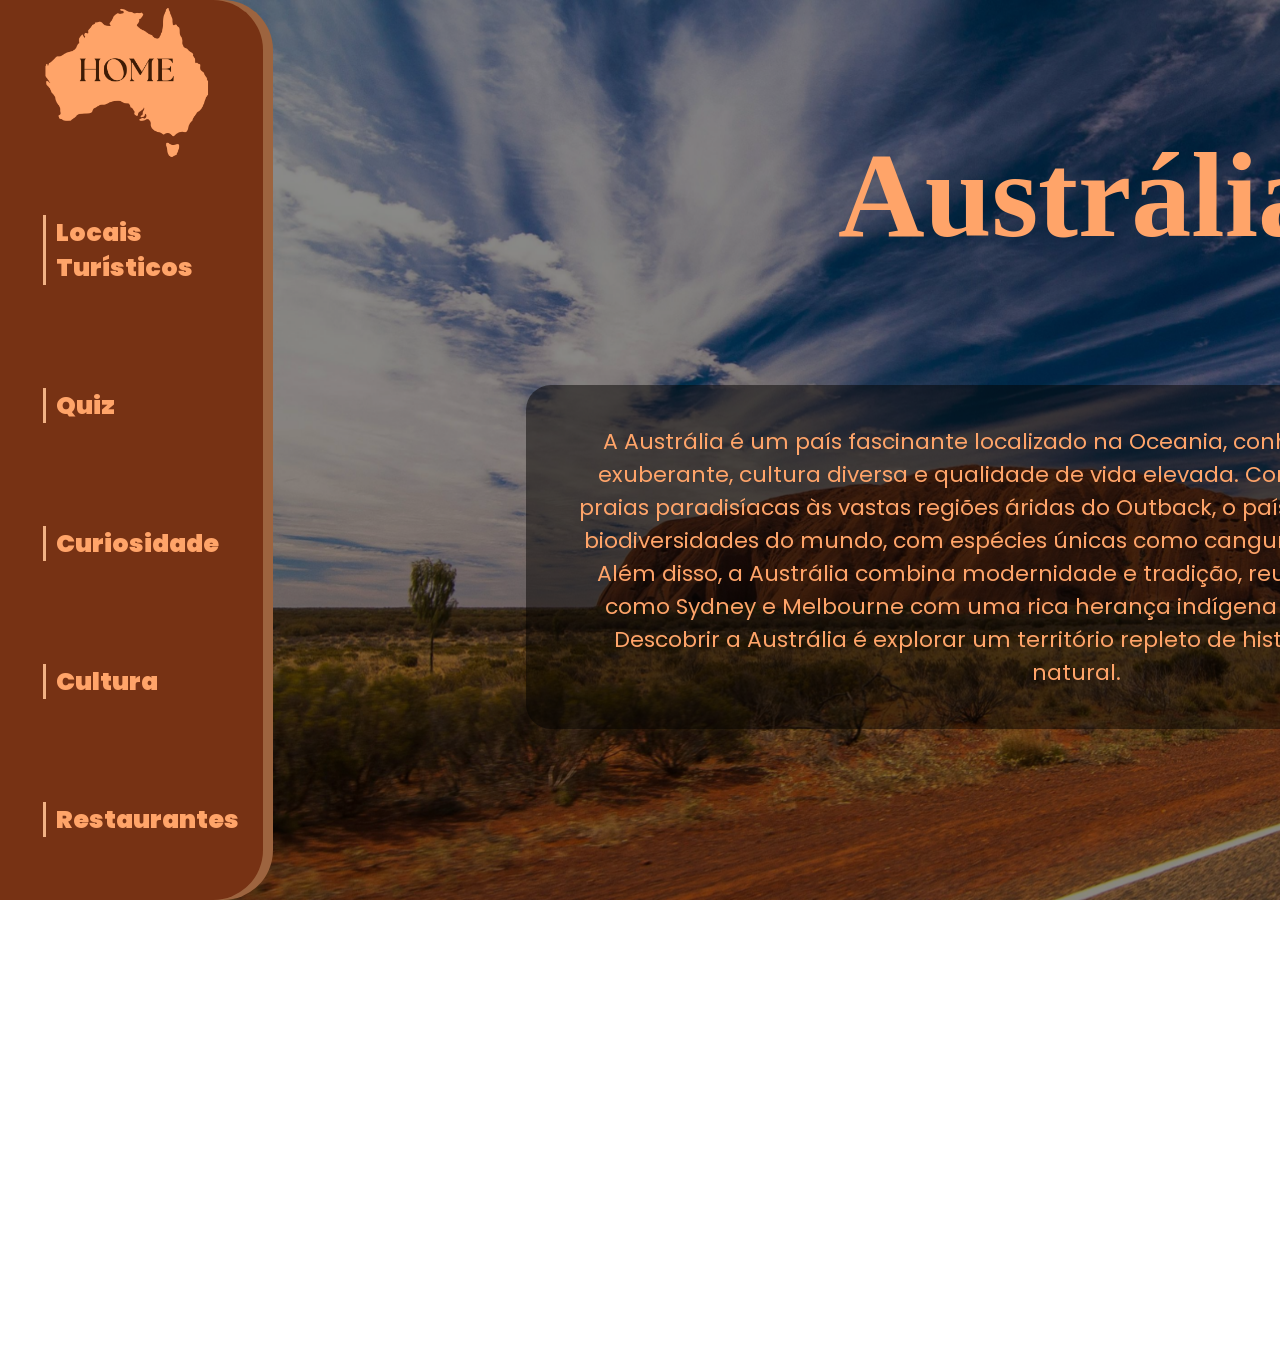
<file: index.html>
<!DOCTYPE html>
<html lang="pt-BR">
<head>
    <meta charset="UTF-8">
    <meta name="viewport" content="width=device-width, initial-scale=1.0">
    <meta http-equiv="refresh" content="0; url=home.html">
    <title>Austrália</title>
</head>
<body>
</body>
</html>
</file>
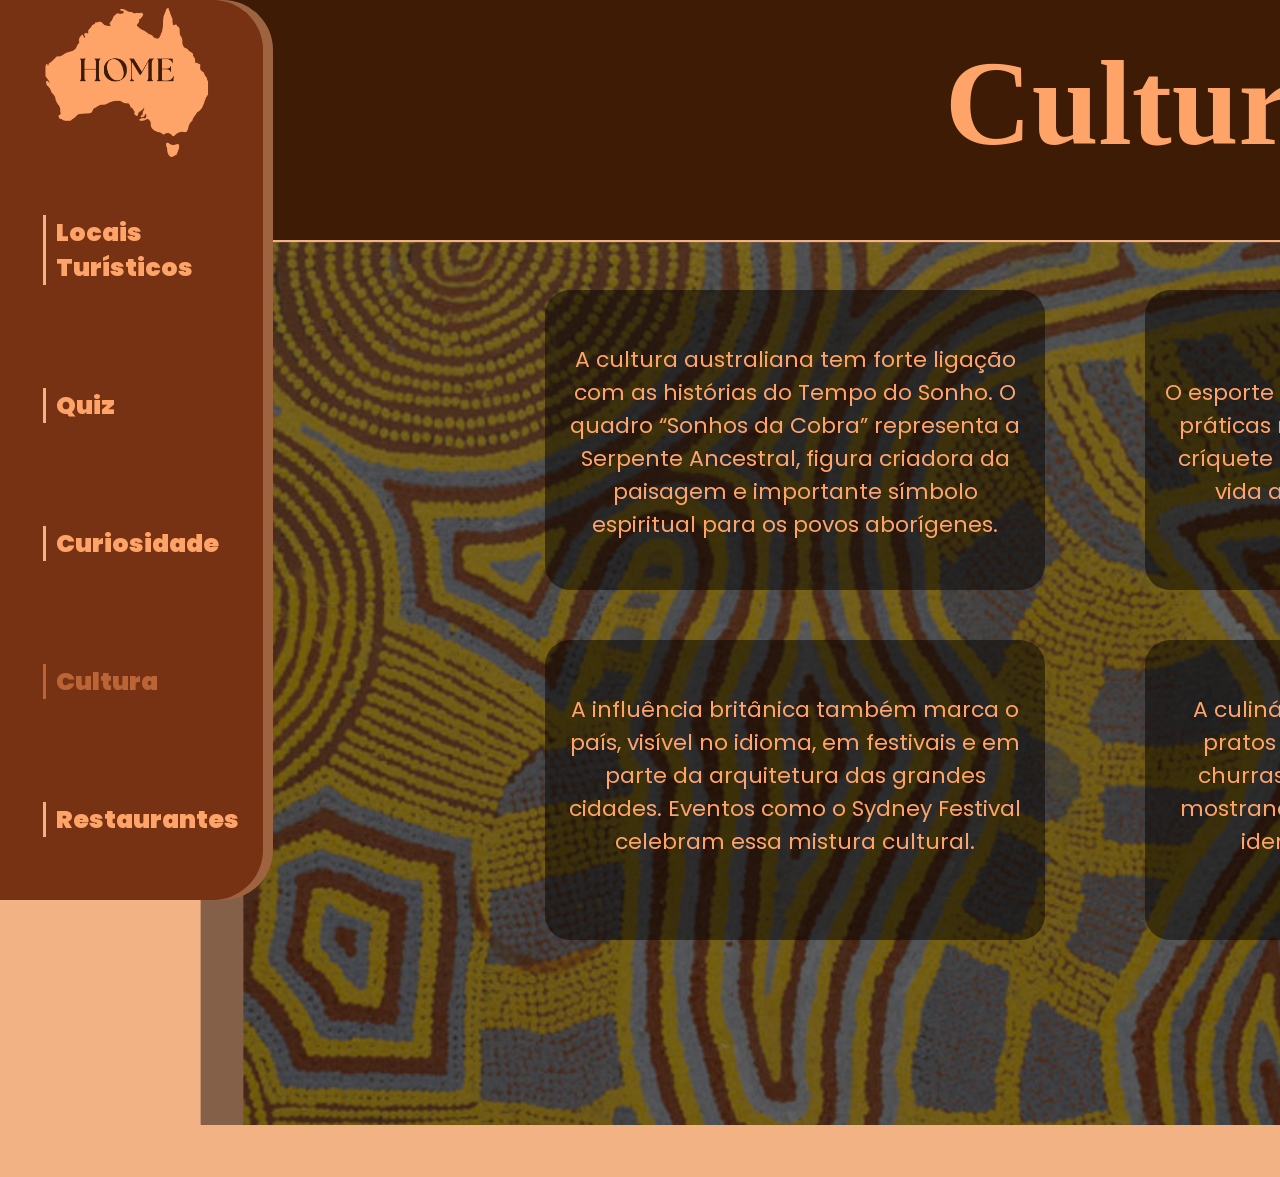
<file: cultura.html>
<!DOCTYPE html>
<html lang="pt-br">
<head>
    <meta charset="UTF-8">
    <meta name="viewport" content="width=device-width, initial-scale=1.0">
    <title>locais</title>
    <link rel="stylesheet" href="cultura.css">
    <link rel="shortcut icon" href="./Assets/Flag_of_Australia_(converted).svg.png">
    <link rel="preconnect" href="https://fonts.googleapis.com">
    <link rel="preconnect" href="https://fonts.gstatic.com" crossorigin>
    <link href="https://fonts.googleapis.com/css2?family=Lora:ital,wght@0,400..700;1,400..700&family=Open+Sans:ital,wght@0,300..800;1,300..800&family=Outfit:wght@100..900&family=Poppins:ital,wght@0,100;0,200;0,300;0,400;0,500;0,600;0,700;0,800;0,900;1,100;1,200;1,300;1,400;1,500;1,600;1,700;1,800;1,900&family=Roboto:ital,wght@0,100..900;1,100..900&display=swap" rel="stylesheet">
</head>
<body>
    
    <div id="sidebar-maior">
        <div id="sidebar-menor">
            <div id="header-container">
                <header>
                    <nav>
                        
                        <a href="home.html">
                            <img id="logo" src="./Assets/Home.png" alt="Descrição da imagem">
                        </a>

                        <ul>
                            <li>
                                <a id="lo" href="locais.html">Locais</a><br><a id="ca" href="locais.html">Turísticos</a>
                            </li>

                            <li>
                                <a id="qu" href="quiz.html">Quiz</a>
                            </li>

                            <li>
                                <a id="cu" href="curiosidades.html">Curiosidade</a>
                            </li>

                            <li>
                                <a id="cul" href="cultura.html">Cultura</a>
                            </li>

                            <li>
                                <a href="restaurantes.html">Restaurantes</a>
                            </li>
                        </ul>
                    </nav>
                </header>
            </div>
        </div>
    </div>
    <div id="faixa">
        <h1>Cultura</h1>
    </div>

    <section>
        <img id="background" src="./Assets/background5.png" alt="">
    </section>

    
        
        <div id="fundo2">
            <p><br>A cultura australiana tem forte ligação com as histórias do Tempo do Sonho. O quadro “Sonhos da Cobra” representa a Serpente Ancestral, figura criadora da paisagem e importante símbolo espiritual para os povos aborígenes.
            </p>
        
         
            <p><br><br>O esporte é outro grande destaque, com práticas muito populares como rugby, críquete e surfe, reforçando o estilo de vida ao ar livre dos australianos.
</p>            

        </div>
        <div id="fundo3">
        
       
            <p><br>A influência britânica também marca o país, visível no idioma, em festivais e em parte da arquitetura das grandes cidades. Eventos como o Sydney Festival celebram essa mistura cultural.
</p>
        
        
            <p><br>A culinária é multicultural, reunindo pratos como meat pie, lamington, churrascos e muitos frutos do mar, mostrando a diversidade que forma a identidade cultural do país.

</p>
        </div>
    
</body>
</html>
</file>
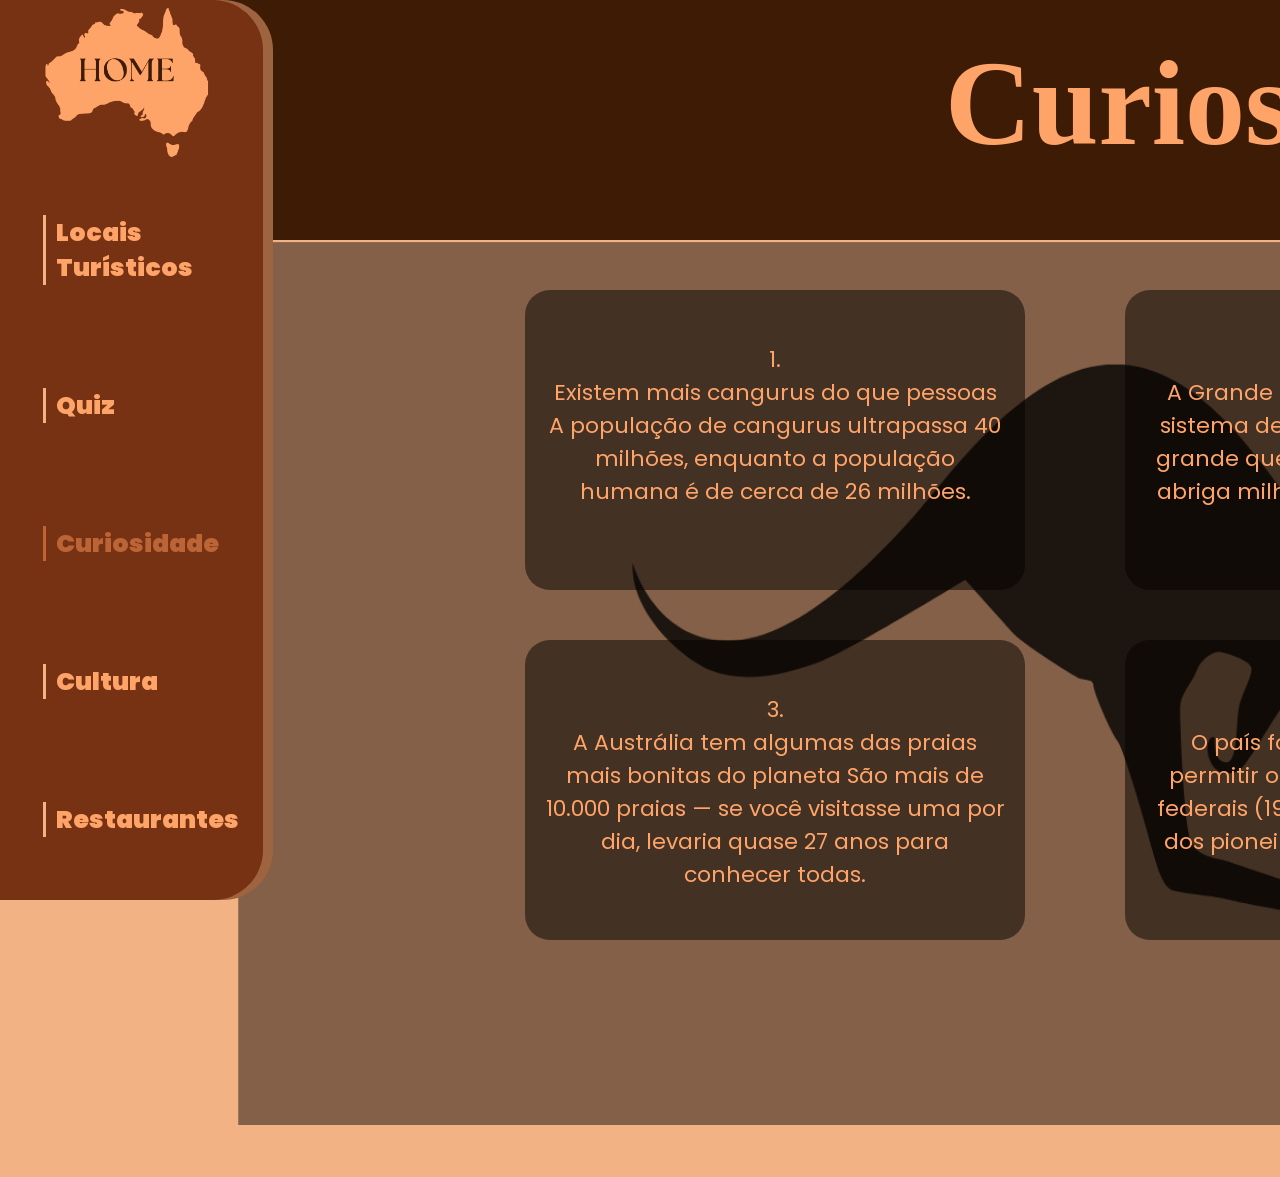
<file: curiosidades.html>
<!DOCTYPE html>
<html lang="pt-br">
<head>
    <meta charset="UTF-8">
    <meta name="viewport" content="width=device-width, initial-scale=1.0">
    <title>locais</title>
    <link rel="stylesheet" href="curiosidades.css">
    <link rel="shortcut icon" href="./Assets/Flag_of_Australia_(converted).svg.png">
    <link rel="preconnect" href="https://fonts.googleapis.com">
    <link rel="preconnect" href="https://fonts.gstatic.com" crossorigin>
    <link href="https://fonts.googleapis.com/css2?family=Lora:ital,wght@0,400..700;1,400..700&family=Open+Sans:ital,wght@0,300..800;1,300..800&family=Outfit:wght@100..900&family=Poppins:ital,wght@0,100;0,200;0,300;0,400;0,500;0,600;0,700;0,800;0,900;1,100;1,200;1,300;1,400;1,500;1,600;1,700;1,800;1,900&family=Roboto:ital,wght@0,100..900;1,100..900&display=swap" rel="stylesheet">
</head>
<body>
    
    <div id="sidebar-maior">
        <div id="sidebar-menor">
            <div id="header-container">
                <header>
                    <nav>
                        
                        <a href="home.html">
                            <img id="logo" src="./Assets/Home.png" alt="Descrição da imagem">
                        </a>

                        <ul>
                            <li>
                                <a id="lo" href="locais.html">Locais</a><br><a id="ca"href="Locais.html">Turísticos</a>
                            </li>

                            <li>
                                <a id="qu" href="quiz.html">Quiz</a>
                            </li>

                            <li>
                                <a id="cu" href="curiosidade.html">Curiosidade</a>
                            </li>

                            <li>
                                <a href="cultura.html">Cultura</a>
                            </li>

                            <li>
                                <a href="restaurantes.html">Restaurantes</a>
                            </li>
                        </ul>
                    </nav>
                </header>
            </div>
        </div>
    </div>
    <div id="faixa">
        <h1>Curiosidades</h1>
    </div>

    <section>
        <img id="background" src="./Assets/background4.png" alt="">
    </section>

    
        
        <div id="fundo2">
            <p><br>1. <br>Existem mais cangurus do que pessoas
A população de cangurus ultrapassa 40 milhões, enquanto a população humana é de cerca de 26 milhões.

            </p>
        
         
            <p><br>2. <br> A Grande Barreira de Coral é o maior sistema de recifes do mundo
Ela é tão grande que pode ser vista do espaço e abriga milhares de espécies marinhas.
</p>            

        </div>
        <div id="fundo3">
        
       
            <p><br>3.<br> A Austrália tem algumas das praias mais bonitas do planeta
São mais de 10.000 praias — se você visitasse uma por dia, levaria quase 27 anos para conhecer todas.
</p>
        
        
            <p><br>4. <br>O país foi o primeiro do mundo a permitir o voto feminino em eleições federais (1902)
Isso fez da Austrália um dos pioneiros na participação política das mulheres.

</p>
        </div>
    
</body>
</html>
</file>
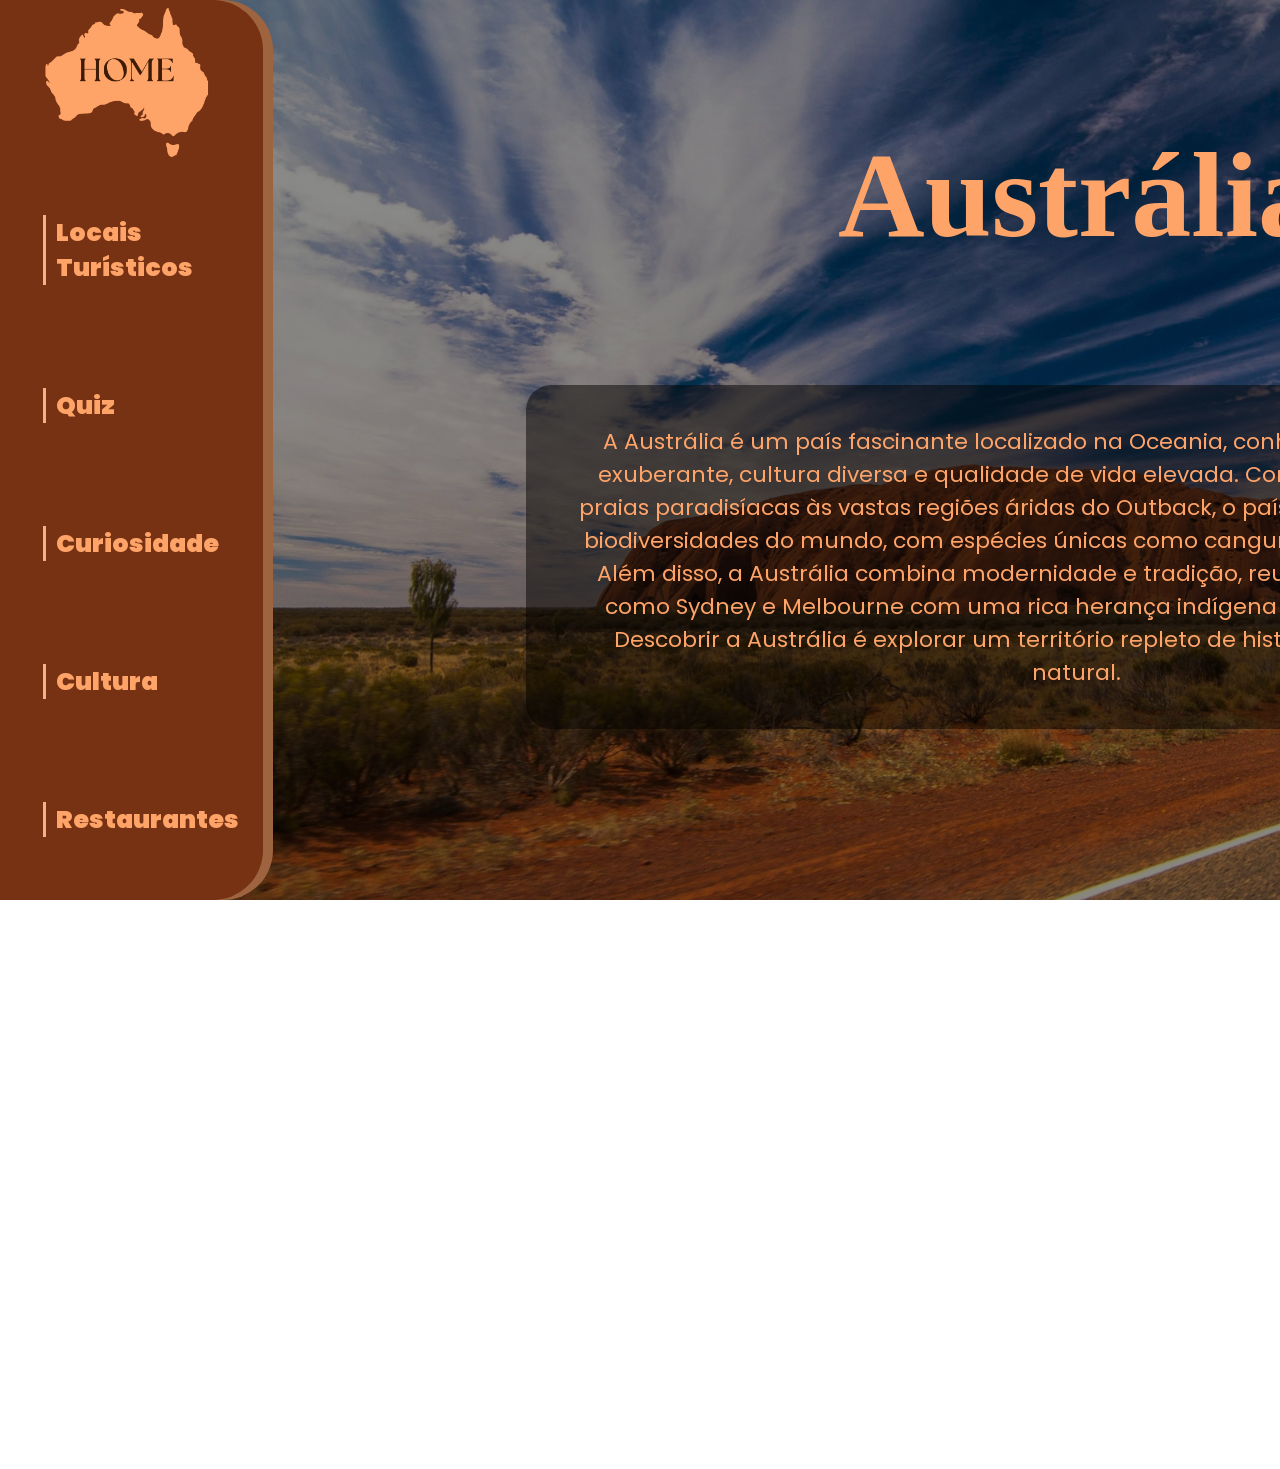
<file: home.html>
<!DOCTYPE html>
<html lang="pt-br">
<head>
    <meta charset="UTF-8">
    <meta name="viewport" content="width=device-width, initial-scale=1.0">
    <title>Australia</title>
    <link rel="shortcut icon" href="./Assets/Flag_of_Australia_(converted).svg.png">
    <link rel="stylesheet" href="home.css">
    <link rel="preconnect" href="https://fonts.googleapis.com">
    <link rel="preconnect" href="https://fonts.gstatic.com" crossorigin>
    <link href="https://fonts.googleapis.com/css2?family=Lora:ital,wght@0,400..700;1,400..700&family=Open+Sans:ital,wght@0,300..800;1,300..800&family=Outfit:wght@100..900&family=Poppins:ital,wght@0,100;0,200;0,300;0,400;0,500;0,600;0,700;0,800;0,900;1,100;1,200;1,300;1,400;1,500;1,600;1,700;1,800;1,900&family=Roboto:ital,wght@0,100..900;1,100..900&display=swap" rel="stylesheet">
</head>
<body>
    
    <div id="sidebar-maior">
        <div id="sidebar-menor">
            <div id="header-container">
                <header>
                    <nav>
                        <a href="home.html">
                            <img id="logo" src="./Assets/Home.png" alt="Descrição da imagem">
                        </a>

                        <ul>
                            <li>
                                <a id="lo" href="Locais.html">Locais</a><br><a href="Locais.html">Turísticos</a>
                            </li>

                            <li>
                                <a href="Quiz.html">Quiz</a>
                            </li>

                            <li>
                                <a href="Curiosidade.html">Curiosidade</a>
                            </li>

                            <li>
                                <a href="Cultura.html">Cultura</a>
                            </li>

                            <li>
                                <a href="Restaurantes.html">Restaurantes</a>
                            </li>
                        </ul>
                    </nav>
                </header>
            </div>
        </div>
    </div>
    

    <section>
        <img id="background" src="./Assets/imagem de fundo.png" alt="">
    </section>

    <h1>Austrália</h1>

    <div id="fundo-texto">
        <p>A Austrália é um país fascinante localizado na Oceania, conhecido por sua natureza exuberante, cultura diversa e qualidade de vida elevada. Com paisagens que vão de praias paradisíacas às vastas regiões áridas do Outback, o país abriga uma das maiores biodiversidades do mundo, com espécies únicas como cangurus, coalas e ornitorrincos. Além disso, a Austrália combina modernidade e tradição, reunindo cidades vibrantes como Sydney e Melbourne com uma rica herança indígena de mais de 60 mil anos. Descobrir a Austrália é explorar um território repleto de história, aventura e beleza natural.</p>
    </div>
</body>
</html>
</file>
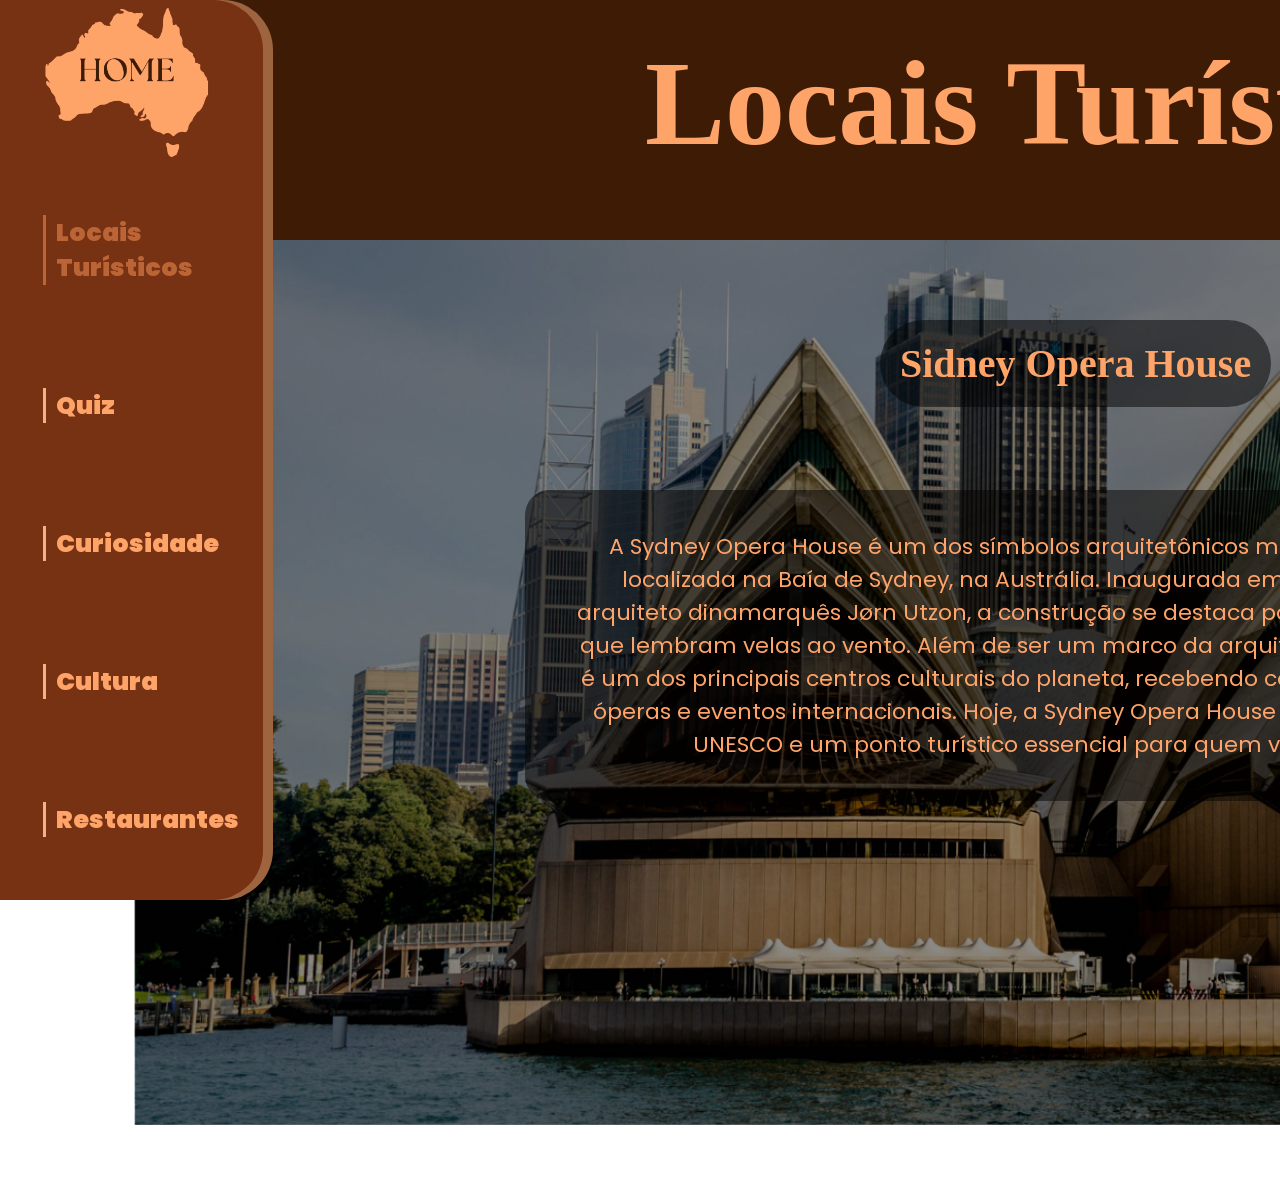
<file: locais.html>
<!DOCTYPE html>
<html lang="pt-br">
<head>
    <meta charset="UTF-8">
    <meta name="viewport" content="width=device-width, initial-scale=1.0">
    <title>locais</title>
    <link rel="stylesheet" href="locais.css">
    <link rel="shortcut icon" href="./Assets/Flag_of_Australia_(converted).svg.png">
    <link rel="preconnect" href="https://fonts.googleapis.com">
    <link rel="preconnect" href="https://fonts.gstatic.com" crossorigin>
    <link href="https://fonts.googleapis.com/css2?family=Lora:ital,wght@0,400..700;1,400..700&family=Open+Sans:ital,wght@0,300..800;1,300..800&family=Outfit:wght@100..900&family=Poppins:ital,wght@0,100;0,200;0,300;0,400;0,500;0,600;0,700;0,800;0,900;1,100;1,200;1,300;1,400;1,500;1,600;1,700;1,800;1,900&family=Roboto:ital,wght@0,100..900;1,100..900&display=swap" rel="stylesheet">
</head>
<body>
    
    <div id="sidebar-maior">
        <div id="sidebar-menor">
            <div id="header-container">
                <header>
                    <nav>
                        
                        <a href="home.html">
                            <img id="logo" src="./Assets/Home.png" alt="Descrição da imagem">
                        </a>

                        <ul>
                            <li>
                                <a id="lo" href="locais.html">Locais</a><br><a id="ca"href="locais.html">Turísticos</a>
                            </li>

                            <li>
                                <a href="quiz.html">Quiz</a>
                            </li>

                            <li>
                                <a href="curiosidades.html">Curiosidade</a>
                            </li>

                            <li>
                                <a href="cultura.html">Cultura</a>
                            </li>

                            <li>
                                <a href="restaurantes.html">Restaurantes</a>
                            </li>
                        </ul>
                    </nav>
                </header>
            </div>
        </div>
    </div>
    <div id="faixa">
        <h1>Locais Turísticos</h1>
    </div>

    <section>
        <img id="background" src="./Assets/background2.png" alt="">
    </section>

    
        <div id="fundo3">
            <h2>Sidney Opera House</h2>
        </div>
        <div id="fundo2">
            <p>A Sydney Opera House é um dos símbolos arquitetônicos mais famosos do mundo, localizada na Baía de Sydney, na Austrália. Inaugurada em 1973 e projetada pelo arquiteto dinamarquês Jørn Utzon, a construção se destaca por suas “conchas” brancas que lembram velas ao vento. Além de ser um marco da arquitetura moderna, o edifício é um dos principais centros culturais do planeta, recebendo concertos, peças de teatro, óperas e eventos internacionais. Hoje, a Sydney Opera House é Patrimônio Mundial da UNESCO e um ponto turístico essencial para quem visita a Austrália.</p>
        </div>
    
</body>
</html>
</file>
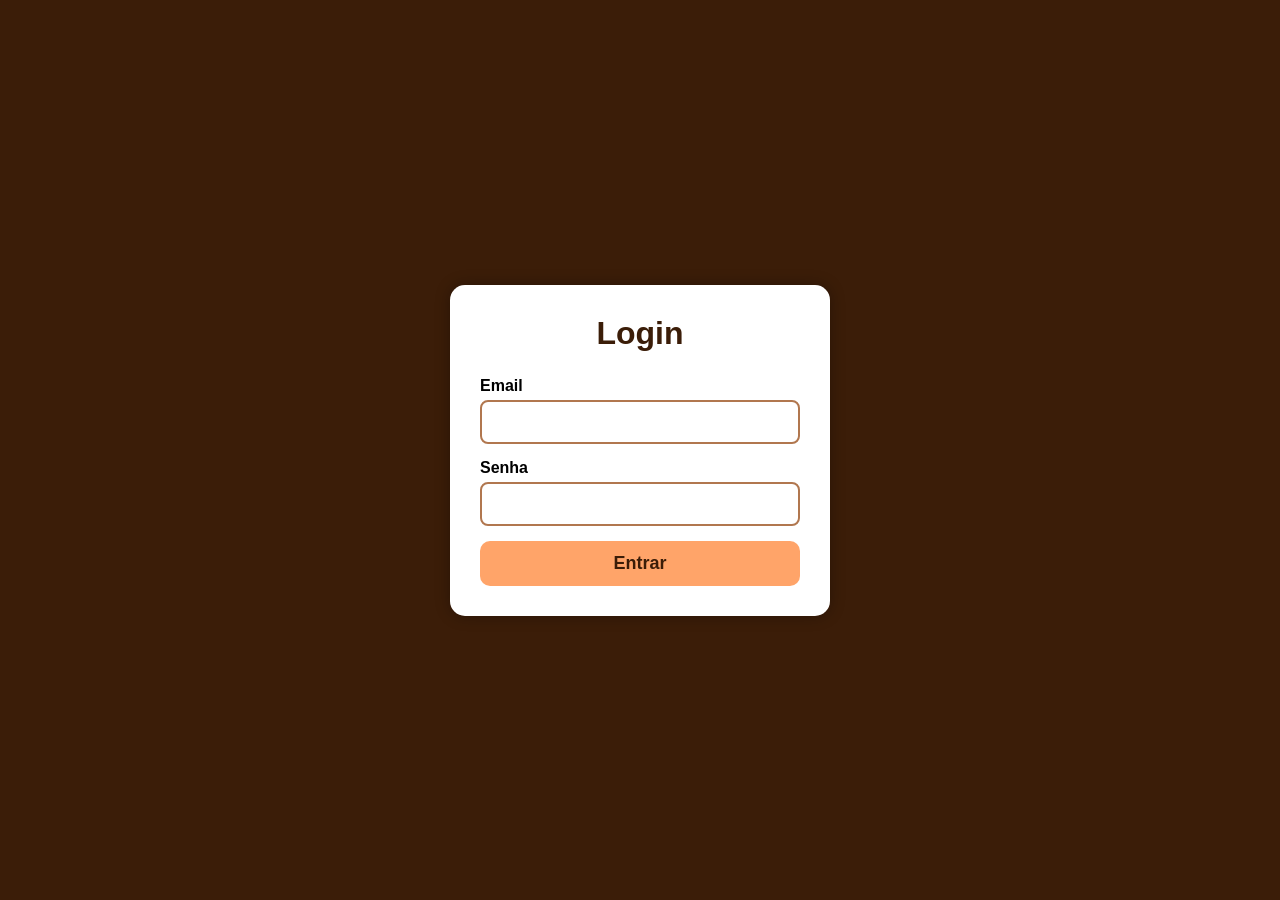
<file: login.html>
<!DOCTYPE html>
<html lang="pt-br">
<head>
    <meta charset="UTF-8">
    <meta name="viewport" content="width=device-width, initial-scale=1.0">
    <title>Login</title>
    <link rel="stylesheet" href="./login.css">
</head>
<body>

    <div class="container">
        <h1>Login</h1>

        <form>
            <div class="input-box">
                <label for="email">Email</label>
                <input type="email" id="email" required>
            </div>

            <div class="input-box">
                <label for="senha">Senha</label>
                <input type="password" id="senha" required>
            </div>

            <button type="button" class="btn"><a href="home.html">Entrar</a></button>
        </form>

    </div>

</body>
</html>
</file>
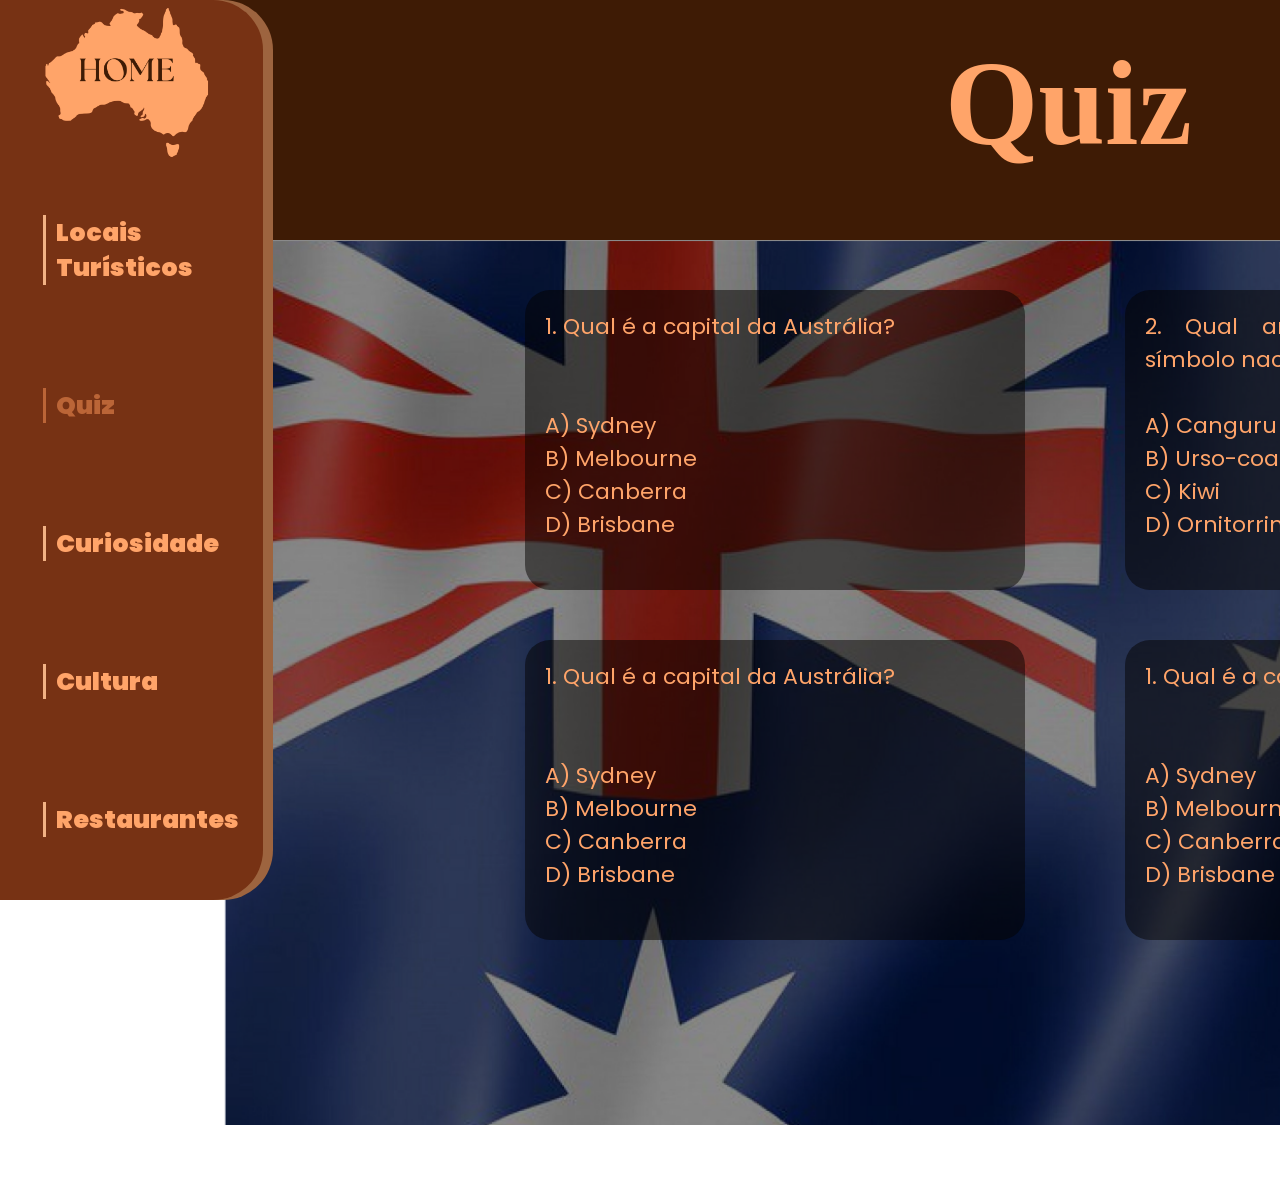
<file: quiz.html>
<!DOCTYPE html>
<html lang="pt-br">
<head>
    <meta charset="UTF-8">
    <meta name="viewport" content="width=device-width, initial-scale=1.0">
    <title>locais</title>
    <link rel="stylesheet" href="quiz.css">
    <link rel="shortcut icon" href="./Assets/Flag_of_Australia_(converted).svg.png">
    <link rel="preconnect" href="https://fonts.googleapis.com">
    <link rel="preconnect" href="https://fonts.gstatic.com" crossorigin>
    <link href="https://fonts.googleapis.com/css2?family=Lora:ital,wght@0,400..700;1,400..700&family=Open+Sans:ital,wght@0,300..800;1,300..800&family=Outfit:wght@100..900&family=Poppins:ital,wght@0,100;0,200;0,300;0,400;0,500;0,600;0,700;0,800;0,900;1,100;1,200;1,300;1,400;1,500;1,600;1,700;1,800;1,900&family=Roboto:ital,wght@0,100..900;1,100..900&display=swap" rel="stylesheet">
</head>
<body>
    
    <div id="sidebar-maior">
        <div id="sidebar-menor">
            <div id="header-container">
                <header>
                    <nav>
                        
                        <a href="home.html">
                            <img id="logo" src="./Assets/Home.png" alt="Descrição da imagem">
                        </a>

                        <ul>
                            <li>
                                <a id="lo" href="locais.html">Locais</a><br><a id="ca"href="locais.html">Turísticos</a>
                            </li>

                            <li>
                                <a id="qu" href="quiz.html">Quiz</a>
                            </li>

                            <li>
                                <a  href="curiosidades.html">Curiosidade</a>
                            </li>

                            <li>
                                <a href="cultura.html">Cultura</a>
                            </li>

                            <li>
                                <a href="restaurantes.html">Restaurantes</a>
                            </li>
                        </ul>
                    </nav>
                </header>
            </div>
        </div>
    </div>
    <div id="faixa">
        <h1>Quiz</h1>
    </div>

    <section>
        <img id="background" src="./Assets/background3.png" alt="">
    </section>

    
        
        <div id="fundo2">
            <p>1. Qual é a capital da Austrália?<br>
                <br>
                <br>
            A) Sydney<br>
            B) Melbourne<br>
            C) Canberra<br>
            D) Brisbane
            </p>
        
         
            <p>2. Qual animal é considerado um símbolo nacional do país?<br>
                <br>
 A) Canguru<br>
 B) Urso-coala<br>
 C) Kiwi<br>
 D) Ornitorrinco

</p>            

        </div>
        <div id="fundo3">
        
       
            <p>1. Qual é a capital da Austrália?<br>
                <br>
                <br>
 A) Sydney<br>
 B) Melbourne<br>
 C) Canberra<br>
 D) Brisbane
</p>
        
        
            <p>1. Qual é a capital da Austrália?<br>
                <br>
                <br>
 A) Sydney<br>
 B) Melbourne<br>
 C) Canberra<br>
 D) Brisbane
</p>
        </div>
    
</body>
</html>
</file>
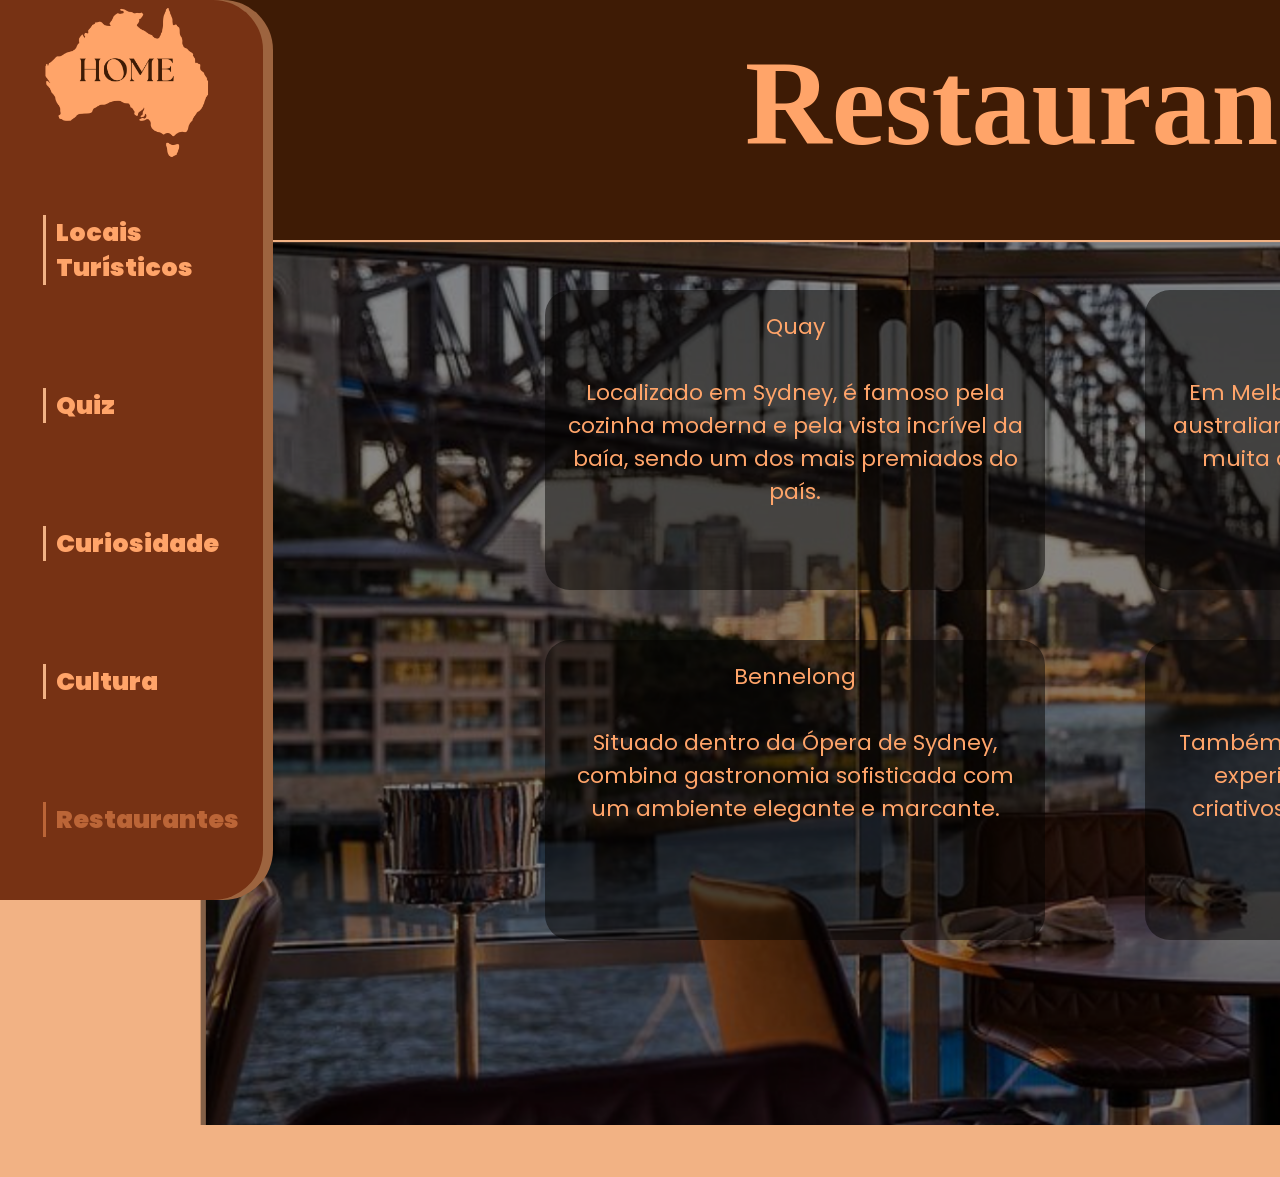
<file: restaurantes.html>
<!DOCTYPE html>
<html lang="pt-br">
<head>
    <meta charset="UTF-8">
    <meta name="viewport" content="width=device-width, initial-scale=1.0">
    <title>locais</title>
    <link rel="stylesheet" href="restaurantes.css">
    <link rel="shortcut icon" href="./Assets/Flag_of_Australia_(converted).svg.png">
    <link rel="preconnect" href="https://fonts.googleapis.com">
    <link rel="preconnect" href="https://fonts.gstatic.com" crossorigin>
    <link href="https://fonts.googleapis.com/css2?family=Lora:ital,wght@0,400..700;1,400..700&family=Open+Sans:ital,wght@0,300..800;1,300..800&family=Outfit:wght@100..900&family=Poppins:ital,wght@0,100;0,200;0,300;0,400;0,500;0,600;0,700;0,800;0,900;1,100;1,200;1,300;1,400;1,500;1,600;1,700;1,800;1,900&family=Roboto:ital,wght@0,100..900;1,100..900&display=swap" rel="stylesheet">
</head>
<body>
    
    <div id="sidebar-maior">
        <div id="sidebar-menor">
            <div id="header-container">
                <header>
                    <nav>
                        
                        <a href="home.html">
                            <img id="logo" src="./Assets/Home.png" alt="Descrição da imagem">
                        </a>

                        <ul>
                            <li>
                                <a id="lo" href="locais.html">Locais</a><br><a id="ca"href="Locais.html">Turísticos</a>
                            </li>

                            <li>
                                <a id="qu" href="quiz.html">Quiz</a>
                            </li>

                            <li>
                                <a id="cu" href="curiosidades.html">Curiosidade</a>
                            </li>

                            <li>
                                <a id="cul" href="cultura.html">Cultura</a>
                            </li>

                            <li>
                                <a id="res" href="restaurantes.html">Restaurantes</a>
                            </li>
                        </ul>
                    </nav>
                </header>
            </div>
        </div>
    </div>
    <div id="faixa">
        <h1>Restaurantes</h1>
    </div>

    <section>
        <img id="background" src="./Assets/background6.png" alt="">
    </section>

    
        
        <div id="fundo2">
            <p>Quay <br>
                <br>
                 Localizado em Sydney, é famoso pela cozinha moderna e pela vista incrível da baía, sendo um dos mais premiados do país.
            </p>
        
         
            <p>Attica <br><br> Em Melbourne, destaca ingredientes australianos e sabores únicos, trazendo muita criatividade em cada prato.
</p>            

        </div>
        <div id="fundo3">
        
       
            <p>Bennelong <br><br> Situado dentro da Ópera de Sydney, combina gastronomia sofisticada com um ambiente elegante e marcante.
</p>
        
        
            <p>Vue de Monde <br><br> Também em Melbourne, oferece uma experiência luxuosa, com pratos criativos e apresentação impecável.
</p>
        </div>
    
</body>
</html>
</file>
<file: cultura.css>
*{
    margin: 0;
    padding: 0;
    box-sizing: border-box;
    scroll-padding-top: 12rem;
    scroll-behavior: smooth;
    font-family: 'Poppins', sans-serif;
    
}



body{
    height: 100vh;
    overflow: hidden;
    display: flex;
    background-color: #f2b284;
}



#logo{
    width: 273px;
    height: auto;
    position: relative;
    left: -10px;
}


#background{
    width: 2000px;
    height: 1170px;
    z-index: 1;
    position: relative;
    top: -45px;
    left: -40px;
    
}

ul{
    list-style: none;
    a{
        text-decoration: none;
        font-size: 25px;
        color: #ffa469;
        max-width: 100%;
        font-weight: 900;
        padding-left: 10px;
        border-left: 3px solid #f2b284;
    }
}

#sidebar-menor{
    position: fixed;
    width: 263px;
    height: 100vh;
    background-color: rgb(119, 50, 20);
    z-index: 1;
    border-top-right-radius: 50px;
    border-bottom-right-radius: 50px;

    }

#header-container{
    width: 263px;
    height: 100vh;
    z-index: 2;
    display: flex;
    justify-content: center;
    flex-direction: column;
}

#logo{
    margin-block: 45px;
}

li{
    margin-bottom: 100px;
    position: relative;
    left: 43px;
    
}



#sidebar-maior{
    position: fixed;
    width: 273px;
    height: 100vh;
    background-color: rgb(157, 100, 63);
    z-index: 8;
    border-top-right-radius: 50px;
    border-bottom-right-radius: 50px;
    flex-shrink: 0;
}

#lo{
    position: relative;
    bottom: -3px;
    color: #ffa469;
}

#cul{
    border-left: 3px solid #bb6537;
    color:#bb6537;
}

#faixa{
    width: 100vw;
    height: 240px;
    background-color: #3e1b05;
    position: fixed;
    z-index: 5;
}

h1{
    position: relative;
    top: 35px;
    left: 945px;
    z-index: 10;
    font-size: 120px;
    font-family: "Fjord One", serif;
    color: #ffa469;
}

#fundo2{
    position: relative;
    bottom: 200px;
   color: rgb(0, 0, 0); 
   z-index: 9;
   padding: 40px;
    display: grid;
    grid-template-columns: repeat(2, 1fr);
    gap: 100px;
    
   
}
#fundo3{
    position: relative;
    top: 150px;
    right: 1180px;
   color: rgb(0, 0, 0); 
   z-index: 9;
   padding: 40px;
    display: grid;
    grid-template-columns: repeat(2, 1fr);
    gap: 100px;
    
   
}

p{
    font-size: 22px;
    color: #ffa469;
    z-index: 10;
    position: relative;
    right:1495px;
    top: 450px;
    padding-inline: 20px;
    padding-block: 20px;
    background-color: rgb(5, 2, 0, 0.5);
    border-radius: 25px;
    width: 500px;
    height: 300px;
    text-align:center;
}

h2{
    position: absolute;
    top: 320px;
    left: 880px;
    padding-inline: 20px;
    padding-block: 20px;
    background-color: rgb(0, 0, 0,0.5);
    border-radius: 50px;
    font-size: 40px;
    font-family: "Fjord One", serif;
    color: #ffa469;
    z-index: 9999; 

}
</file>
<file: curiosidades.css>
*{
    margin: 0;
    padding: 0;
    box-sizing: border-box;
    scroll-padding-top: 12rem;
    scroll-behavior: smooth;
    font-family: 'Poppins', sans-serif;
}

body{
    height: 100vh;
    overflow: hidden;
    display: flex;
    background-color: #f2b284;
}



#logo{
    width: 273px;
    height: auto;
    position: relative;
    left: -10px;
}


#background{
    width: 1980px;
    height: 1170px;
    z-index: 1;
    position: relative;
    top: -45px;
    
}

ul{
    list-style: none;
    a{
        text-decoration: none;
        font-size: 25px;
        color: #ffa469;
        max-width: 100%;
        font-weight: 900;
        padding-left: 10px;
        border-left: 3px solid #f2b284;
    }
}

#sidebar-menor{
    position: fixed;
    width: 263px;
    height: 100vh;
    background-color: rgb(119, 50, 20);
    z-index: 1;
    border-top-right-radius: 50px;
    border-bottom-right-radius: 50px;

    }

#header-container{
    width: 263px;
    height: 100vh;
    z-index: 2;
    display: flex;
    justify-content: center;
    flex-direction: column;
}

#logo{
    margin-block: 45px;
}

li{
    margin-bottom: 100px;
    position: relative;
    left: 43px;
    
}



#sidebar-maior{
    position: fixed;
    width: 273px;
    height: 100vh;
    background-color: rgb(157, 100, 63);
    z-index: 8;
    border-top-right-radius: 50px;
    border-bottom-right-radius: 50px;
    flex-shrink: 0;
}

#lo{
    position: relative;
    bottom: -3px;
    color: #ffa469;
}

#cu{
    border-left: 3px solid #bb6537;
    color:#bb6537;
}

#faixa{
    width: 100vw;
    height: 240px;
    background-color: #3e1b05;
    position: fixed;
    z-index: 5;
}

h1{
    position: relative;
    top: 35px;
    left: 945px;
    z-index: 10;
    font-size: 120px;
    font-family: "Fjord One", serif;
    color: #ffa469;
}

#fundo2{
    position: relative;
    bottom: 200px;
   color: rgb(0, 0, 0); 
   z-index: 9;
   padding: 40px;
    display: grid;
    grid-template-columns: repeat(2, 1fr);
    gap: 100px;
    
   
}
#fundo3{
    position: relative;
    top: 150px;
    right: 1180px;
   color: rgb(0, 0, 0); 
   z-index: 9;
   padding: 40px;
    display: grid;
    grid-template-columns: repeat(2, 1fr);
    gap: 100px;
    
   
}

p{
    font-size: 22px;
    color: #ffa469;
    z-index: 10;
    position: relative;
    right:1495px;
    top: 450px;
    padding-inline: 20px;
    padding-block: 20px;
    background-color: rgb(5, 2, 0, 0.5);
    border-radius: 25px;
    width: 500px;
    height: 300px;
    text-align:center;
}

h2{
    position: absolute;
    top: 320px;
    left: 880px;
    padding-inline: 20px;
    padding-block: 20px;
    background-color: rgb(0, 0, 0,0.5);
    border-radius: 50px;
    font-size: 40px;
    font-family: "Fjord One", serif;
    color: #ffa469;
    z-index: 9999; 

}
</file>
<file: home.css>
*{
    margin: 0;
    padding: 0;
    box-sizing: border-box;
    scroll-padding-top: 12rem;
    scroll-behavior: smooth;
    font-family: 'Poppins', sans-serif;
    max-width: calc(100vw);
    max-height: calc(100vh=1080px);
}

body{
    min-height: 100svh;
    overflow: hidden;
    
}

#logo{
    width: 273px;
    height: auto;
    position: relative;
    left: -10px;
}


#background{
    width: calc(100vw);
    height: 100vh;
    z-index: 0;
    position: relative;
    left: 173px;
}

ul{
    list-style: none;
    a{
        text-decoration: none;
        font-size: 25px;
        color: #ffa469;
        max-width: 100%;
        font-weight: 900;
        padding-left: 10px;
        border-left: 3px solid #f2b284;
    }
}

#sidebar-menor{
    position: fixed;
    width: 263px;
    height: 100vh;
    background-color: rgb(119, 50, 20);
    z-index: 1;
    border-top-right-radius: 50px;
    border-bottom-right-radius: 50px;
}

#header-container{
    width: 263px;
    height: 100vh;
    z-index: 2;
    display: flex;
    justify-content: center;
    flex-direction: column;
}

#logo{
    margin-block: 45px;
}

li{
    margin-bottom: 100px;
    position: relative;
    left: 43px;
    
}



#sidebar-maior{
    position: fixed;
    width: 273px;
    height: 100vh;
    background-color: rgb(157, 100, 63);
    z-index: 8;
    border-top-right-radius: 50px;
    border-bottom-right-radius: 50px;
}

#lo{
    position: relative;
    bottom: -3px;
}

#fundo-texto{
    position: relative;
   color: rgb(0, 0, 0); 
   z-index: 9;
   padding: 40px;
   
}

p{
    font-size: 22px;
    color: #ffa469;
    z-index: 10;
    position: relative;
    left: 486px;
    bottom: 700px;
    padding-inline: 45px;
    padding-block: 40px;
    background-color: rgb(5, 2, 0, 0.5);
    border-radius: 25px;
    width: 1100px;
    text-align:center;
}

h1{
    position: relative;
    bottom: 780px;
    left: 838px;
    z-index: 10;
    font-size: 120px;
    font-family: "Fjord One", serif;
    color: #ffa469;
}
</file>
<file: locais.css>
*{
    margin: 0;
    padding: 0;
    box-sizing: border-box;
    scroll-padding-top: 12rem;
    scroll-behavior: smooth;
    font-family: 'Poppins', sans-serif;
}

body{
    height: 100vh;
    overflow: hidden;
    display: flex;
}



#logo{
    width: 273px;
    height: auto;
    position: relative;
    left: -10px;
}


#background{
    width: 1980px;
    height: 1170px;
    z-index: 1;
    position: relative;
    top: -45px;
    
}

ul{
    list-style: none;
    a{
        text-decoration: none;
        font-size: 25px;
        color: #ffa469;
        max-width: 100%;
        font-weight: 900;
        padding-left: 10px;
        border-left: 3px solid #f2b284;
    }
}

#sidebar-menor{
    position: fixed;
    width: 263px;
    height: 100vh;
    background-color: rgb(119, 50, 20);
    z-index: 1;
    border-top-right-radius: 50px;
    border-bottom-right-radius: 50px;

    }

#header-container{
    width: 263px;
    height: 100vh;
    z-index: 2;
    display: flex;
    justify-content: center;
    flex-direction: column;
}

#logo{
    margin-block: 45px;
}

li{
    margin-bottom: 100px;
    position: relative;
    left: 43px;
    
}



#sidebar-maior{
    position: fixed;
    width: 273px;
    height: 100vh;
    background-color: rgb(157, 100, 63);
    z-index: 8;
    border-top-right-radius: 50px;
    border-bottom-right-radius: 50px;
    flex-shrink: 0;
}

#lo{
    position: relative;
    bottom: -3px;
    color: #bb6537;
}

#ca{
    color: #bb6537;
}

#lo,#ca{
    border-left: 3px solid #bb6537;
}

#faixa{
    width: 100vw;
    height: 240px;
    background-color: #3e1b05;
    position: fixed;
    z-index: 5;
}

h1{
    position: relative;
    top: 35px;
    left: 645px;
    z-index: 10;
    font-size: 120px;
    font-family: "Fjord One", serif;
    color: #ffa469;
}

#fundo2{
    position: relative;
   color: rgb(0, 0, 0); 
   z-index: 9;
   padding: 40px;
   
}

p{
    font-size: 22px;
    color: #ffa469;
    z-index: 10;
    position: relative;
    right:1495px;
    top: 450px;
    padding-inline: 45px;
    padding-block: 40px;
    background-color: rgb(5, 2, 0, 0.5);
    border-radius: 25px;
    width: 1100px;
    text-align:center;
}

h2{
    position: absolute;
    top: 320px;
    left: 880px;
    padding-inline: 20px;
    padding-block: 20px;
    background-color: rgb(0, 0, 0,0.5);
    border-radius: 50px;
    font-size: 40px;
    font-family: "Fjord One", serif;
    color: #ffa469;
    z-index: 9999; 
}
</file>
<file: login.css>
*{
  margin: 0;
  padding: 0;
  box-sizing: border-box;
  font-family: "Poppins", sans-serif;
}

body {
    background: #3b1d08;
    height: 100vh;
    display: flex;
    justify-content: center;
    align-items: center;
}

.container {
    width: 380px;
    background: #fff;
    padding: 30px;
    border-radius: 15px;
    box-shadow: 0 0 15px rgba(0,0,0,0.3);
}

h1 {
    text-align: center;
    margin-bottom: 25px;
    color: rgb(59, 29, 8);
}

.input-box {
    margin-bottom: 15px;
    display: flex;
    flex-direction: column;
}

label {
    font-weight: 600;
}

input {
    margin-top: 5px;
    padding: 12px;
    border-radius: 8px;
    border: 2px solid #b1774f;
    outline: none;
    font-size: 14px;
}

input:focus {
    border-color: #ffa469;
}

.btn {
    width: 100%;
    padding: 12px;
    background: #ffa469;
    border: none;
    border-radius: 10px;
    font-size: 18px;
    cursor: pointer;
    font-weight: bold;
    transition: .2s;
}

.btn:hover {
    background: #ff9049;
}

.baixo {
    text-align: center;
    margin-top: 15px;
}

.baixo a {
    color: #b15d34;
    font-weight: bold;
}

a{
    text-decoration: none;
    color: rgb(59, 29, 8);
}
</file>
<file: quiz.css>
*{
    margin: 0;
    padding: 0;
    box-sizing: border-box;
    scroll-padding-top: 12rem;
    scroll-behavior: smooth;
    font-family: 'Poppins', sans-serif;
    
}

body{
    height: 100vh;
    overflow: hidden;
    display: flex;
    
}



#logo{
    width: 273px;
    height: auto;
    position: relative;
    left: -10px;
}


#background{
    width: 1980px;
    height: 1170px;
    z-index: 1;
    position: relative;
    top: -45px;
    
}

ul{
    list-style: none;
    a{
        text-decoration: none;
        font-size: 25px;
        color: #ffa469;
        max-width: 100%;
        font-weight: 900;
        padding-left: 10px;
        border-left: 3px solid #f2b284;
    }
}

#sidebar-menor{
    position: fixed;
    width: 263px;
    height: 100vh;
    background-color: rgb(119, 50, 20);
    z-index: 1;
    border-top-right-radius: 50px;
    border-bottom-right-radius: 50px;

    }

#header-container{
    width: 263px;
    height: 100vh;
    z-index: 2;
    display: flex;
    justify-content: center;
    flex-direction: column;
}

#logo{
    margin-block: 45px;
}

li{
    margin-bottom: 100px;
    position: relative;
    left: 43px;
    
}



#sidebar-maior{
    position: fixed;
    width: 273px;
    height: 100vh;
    background-color: rgb(157, 100, 63);
    z-index: 8;
    border-top-right-radius: 50px;
    border-bottom-right-radius: 50px;
    flex-shrink: 0;
}

#lo{
    position: relative;
    bottom: -3px;
    color: #ffa469;
}

#qu{
    border-left: 3px solid #bb6537;
    color:#bb6537;
}

#faixa{
    width: 100vw;
    height: 240px;
    background-color: #3e1b05;
    position: fixed;
    z-index: 5;
}

h1{
    position: relative;
    top: 35px;
    left: 945px;
    z-index: 10;
    font-size: 120px;
    font-family: "Fjord One", serif;
    color: #ffa469;
}

#fundo2{
    position: relative;
    bottom: 200px;
   color: rgb(0, 0, 0); 
   z-index: 9;
   padding: 40px;
    display: grid;
    grid-template-columns: repeat(2, 1fr);
    gap: 100px;
    
   
}
#fundo3{
    position: relative;
    top: 150px;
    right: 1180px;
   color: rgb(0, 0, 0); 
   z-index: 9;
   padding: 40px;
    display: grid;
    grid-template-columns: repeat(2, 1fr);
    gap: 100px;
    
   
}

p{
    font-size: 22px;
    color: #ffa469;
    z-index: 10;
    position: relative;
    right:1495px;
    top: 450px;
    padding-inline: 20px;
    padding-block: 20px;
    background-color: rgb(5, 2, 0, 0.5);
    border-radius: 25px;
    width: 500px;
    height: 300px;
    text-align:justify;
}

h2{
    position: absolute;
    top: 320px;
    left: 880px;
    padding-inline: 20px;
    padding-block: 20px;
    background-color: rgb(0, 0, 0,0.5);
    border-radius: 50px;
    font-size: 40px;
    font-family: "Fjord One", serif;
    color: #ffa469;
    z-index: 9999; 

}

strong{
    font: 900;
}
</file>
<file: restaurantes.css>
*{
    margin: 0;
    padding: 0;
    box-sizing: border-box;
    scroll-padding-top: 12rem;
    scroll-behavior: smooth;
    font-family: 'Poppins', sans-serif;
    
}



body{
    height: 100vh;
    overflow: hidden;
    display: flex;
    background-color: #f2b284;
}



#logo{
    width: 273px;
    height: auto;
    position: relative;
    left: -10px;
}


#background{
    width: 2000px;
    height: 1170px;
    z-index: 1;
    position: relative;
    top: -45px;
    left: -40px;
    
}

ul{
    list-style: none;
    a{
        text-decoration: none;
        font-size: 25px;
        color: #ffa469;
        max-width: 100%;
        font-weight: 900;
        padding-left: 10px;
        border-left: 3px solid #f2b284;
    }
}

#sidebar-menor{
    position: fixed;
    width: 263px;
    height: 100vh;
    background-color: rgb(119, 50, 20);
    z-index: 1;
    border-top-right-radius: 50px;
    border-bottom-right-radius: 50px;

    }

#header-container{
    width: 263px;
    height: 100vh;
    z-index: 2;
    display: flex;
    justify-content: center;
    flex-direction: column;
}

#logo{
    margin-block: 45px;
}

li{
    margin-bottom: 100px;
    position: relative;
    left: 43px;
    
}



#sidebar-maior{
    position: fixed;
    width: 273px;
    height: 100vh;
    background-color: rgb(157, 100, 63);
    z-index: 8;
    border-top-right-radius: 50px;
    border-bottom-right-radius: 50px;
    flex-shrink: 0;
}

#lo{
    position: relative;
    bottom: -3px;
    color: #ffa469;
}

#res{
    border-left: 3px solid #bb6537;
    color:#bb6537;
}

#faixa{
    width: 100vw;
    height: 240px;
    background-color: #3e1b05;
    position: fixed;
    z-index: 5;
}

h1{
    position: relative;
    top: 35px;
    left: 745px;
    z-index: 10;
    font-size: 120px;
    font-family: "Fjord One", serif;
    color: #ffa469;
}

#fundo2{
    position: relative;
    bottom: 200px;
   color: rgb(0, 0, 0); 
   z-index: 9;
   padding: 40px;
    display: grid;
    grid-template-columns: repeat(2, 1fr);
    gap: 100px;
    
   
}
#fundo3{
    position: relative;
    top: 150px;
    right: 1180px;
   color: rgb(0, 0, 0); 
   z-index: 9;
   padding: 40px;
    display: grid;
    grid-template-columns: repeat(2, 1fr);
    gap: 100px;
    
   
}

p{
    font-size: 22px;
    color: #ffa469;
    z-index: 10;
    position: relative;
    right:1495px;
    top: 450px;
    padding-inline: 20px;
    padding-block: 20px;
    background-color: rgb(5, 2, 0, 0.5);
    border-radius: 25px;
    width: 500px;
    height: 300px;
    text-align:center;
}

h2{
    position: absolute;
    top: 320px;
    left: 880px;
    padding-inline: 20px;
    padding-block: 20px;
    background-color: rgb(0, 0, 0,0.5);
    border-radius: 50px;
    font-size: 40px;
    font-family: "Fjord One", serif;
    color: #ffa469;
    z-index: 9999; 

}
</file>
